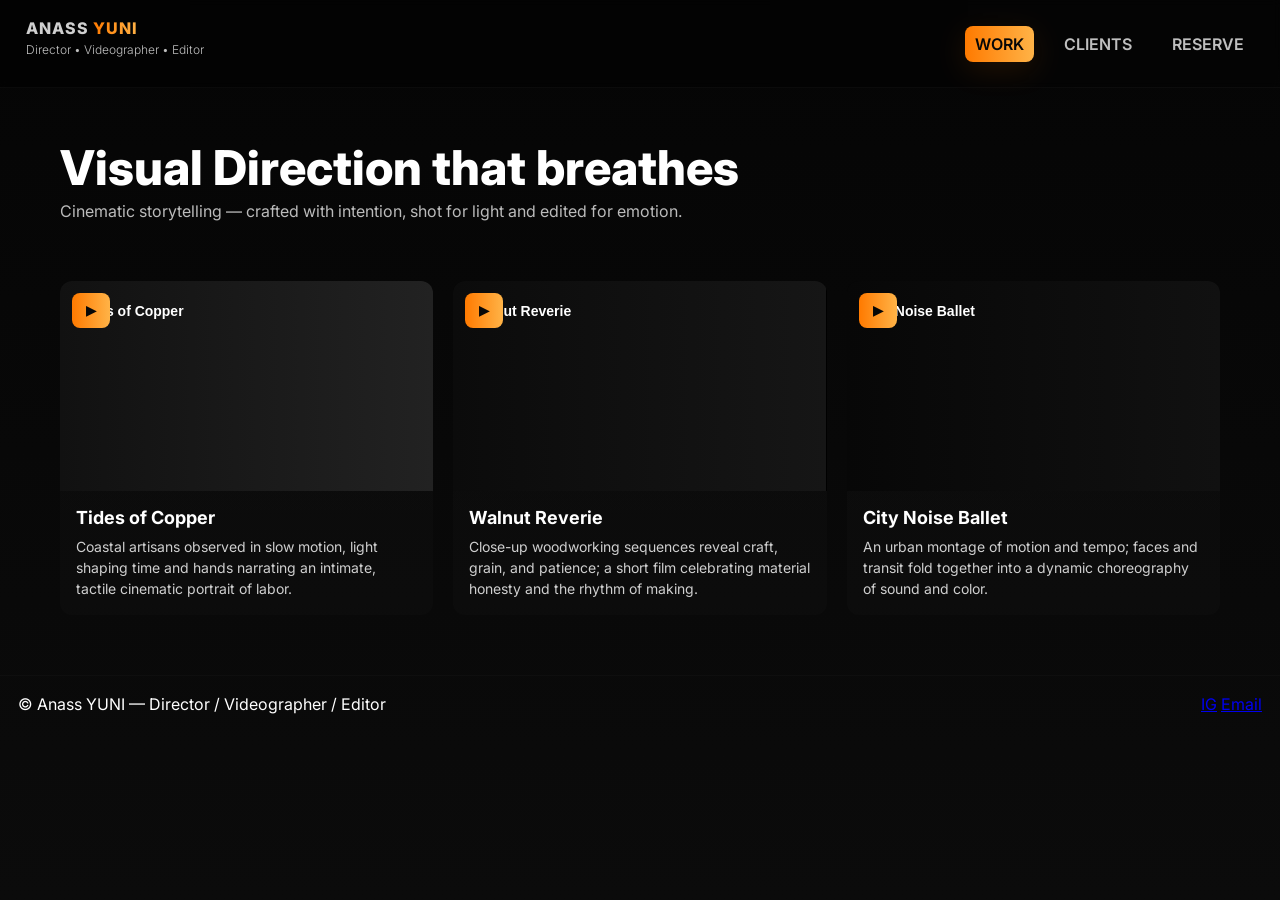
<file: index.html>
<!doctype html>
<html lang="en">
<head>
  <meta charset="utf-8" />
  <meta name="viewport" content="width=device-width, initial-scale=1" />
  <title>Anass YUNI — Portfolio</title>
  <link rel="stylesheet" href="style.css" />
</head>
<body>
  <header class="topbar">
    <div class="brand">
      <a href="index.html">ANASS <span>YUNI</span></a>
      <p class="tag">Director • Videographer • Editor</p>
    </div>
    <nav class="nav">
      <a href="index.html" class="active">WORK</a>
      <a href="thanks.html">CLIENTS</a>
      <a href="free.html">RESERVE</a>
    </nav>
  </header>

  <main>
    <section class="hero">
      <div class="hero-inner">
        <h1 class="hero-title">Visual Direction that breathes</h1>
        <p class="hero-sub">Cinematic storytelling — crafted with intention, shot for light and edited for emotion.</p>
      </div>
    </section>

    <section class="gallery" id="gallery">
      <!-- Each card has data-src for lazy load, poster image, title, and 20-word description -->
      
      <article class="card" data-src="videos/video1.mp4">
        <div class="media">
          <video playsinline preload="none" poster="assets/poster1.svg"></video>
          <button class="play">▶</button>
        </div>
        <div class="meta">
          <h3>Tides of Copper</h3>
          <p>Coastal artisans observed in slow motion, light shaping time and hands narrating an intimate, tactile cinematic portrait of labor.</p>
        </div>
      </article>

      <article class="card" data-src="videos/video2.mp4">
        <div class="media">
          <video playsinline preload="none" poster="assets/poster2.svg"></video>
          <button class="play">▶</button>
        </div>
        <div class="meta">
          <h3>Walnut Reverie</h3>
          <p>Close-up woodworking sequences reveal craft, grain, and patience; a short film celebrating material honesty and the rhythm of making.</p>
        </div>
      </article>

      <article class="card" data-src="videos/video3.mp4">
        <div class="media">
          <video playsinline preload="none" poster="assets/poster3.svg"></video>
          <button class="play">▶</button>
        </div>
        <div class="meta">
          <h3>City Noise Ballet</h3>
          <p>An urban montage of motion and tempo; faces and transit fold together into a dynamic choreography of sound and color.</p>
        </div>
      </article>

    </section>
  </main>

  <footer class="footer">
    <div>© Anass YUNI — Director / Videographer / Editor</div>
    <div class="links">
      <a href="#">IG</a>
      <a href="mailto:hello@example.com">Email</a>
    </div>
  </footer>

  <script src="script.js"></script>
</body>
</html>
</file>
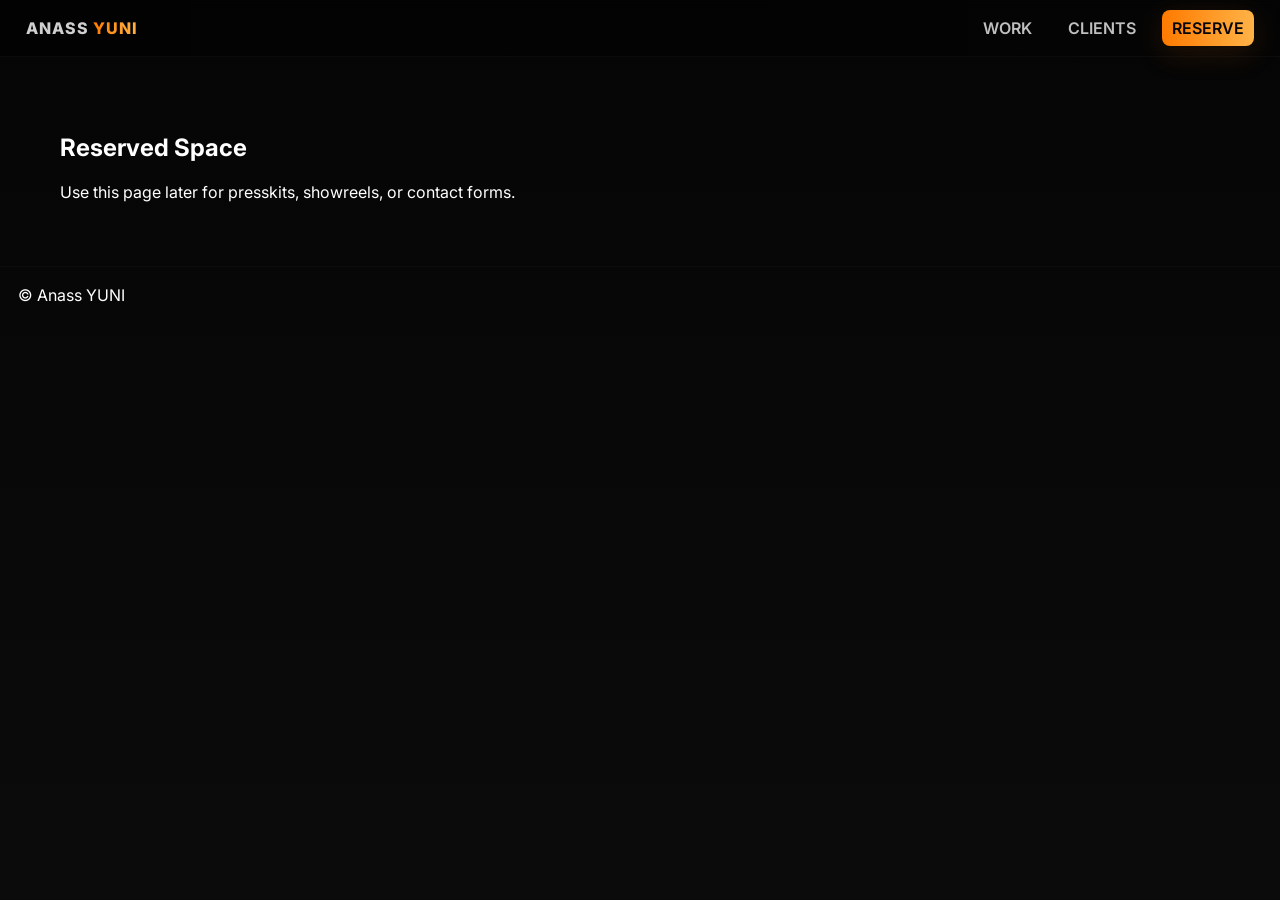
<file: free.html>
<!doctype html><html lang="en"><head><meta charset="utf-8"/><meta name="viewport" content="width=device-width,initial-scale=1"/><title>Reserve — Anass YUNI</title><link rel="stylesheet" href="style.css"/></head><body>
<header class="topbar"><div class="brand"><a href="index.html">ANASS <span>YUNI</span></a></div><nav class="nav"><a href="index.html">WORK</a><a href="thanks.html">CLIENTS</a><a href="free.html" class="active">RESERVE</a></nav></header>
<main class="free-main"><section class="hero small"><h1>Reserved Space</h1><p>Use this page later for presskits, showreels, or contact forms.</p></section></main>
<footer class="footer"><div>© Anass YUNI</div></footer></body></html>
</file>
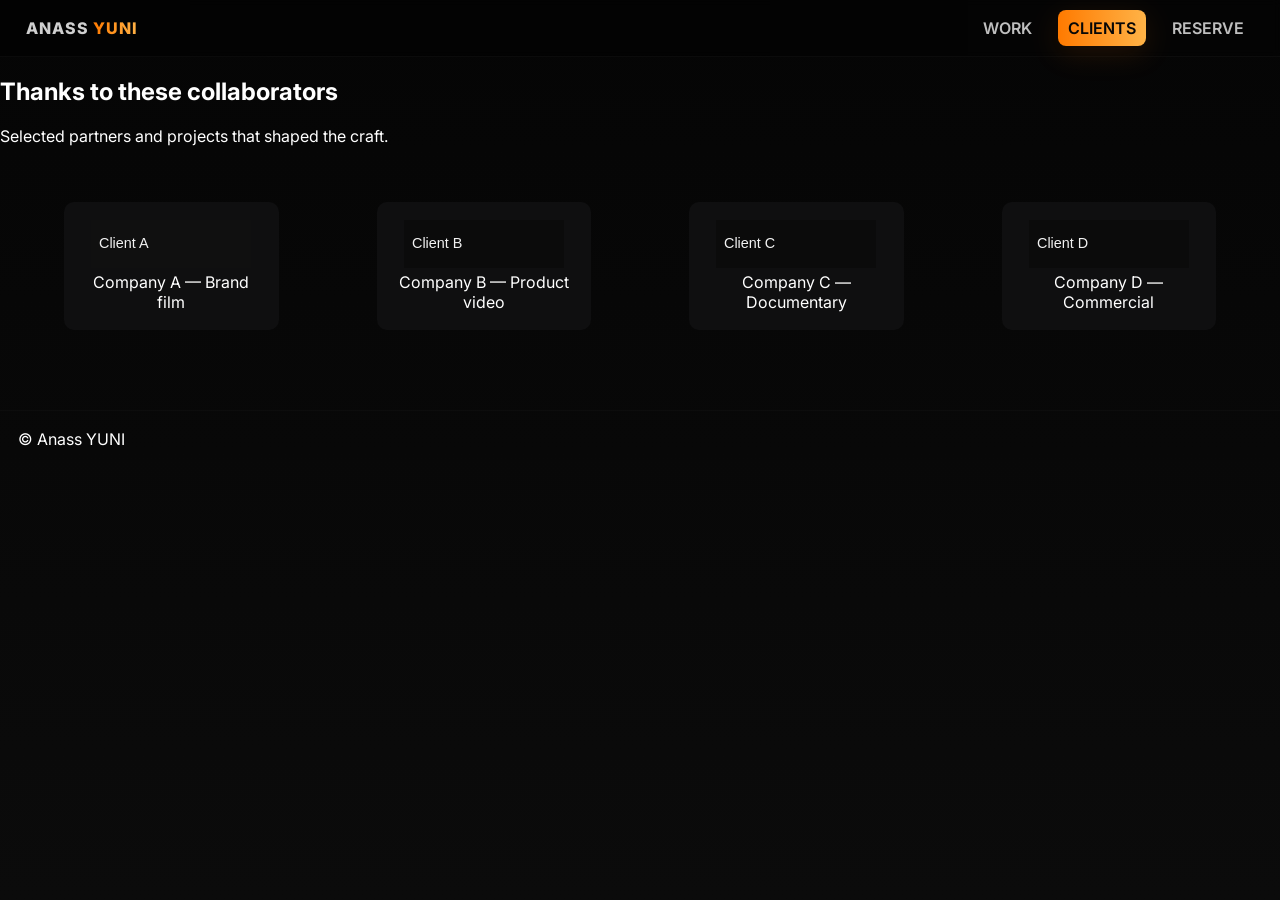
<file: thanks.html>
<!doctype html>
<html lang="en"><head><meta charset="utf-8"/><meta name="viewport" content="width=device-width,initial-scale=1"/><title>Clients — Anass YUNI</title><link rel="stylesheet" href="style.css"/></head><body>
<header class="topbar"><div class="brand"><a href="index.html">ANASS <span>YUNI</span></a></div><nav class="nav"><a href="index.html">WORK</a><a href="thanks.html" class="active">CLIENTS</a><a href="free.html">RESERVE</a></nav></header>
<main class="clients-main">
  <section class="clients-hero"><h1>Thanks to these collaborators</h1><p>Selected partners and projects that shaped the craft.</p></section>
  <section class="clients-grid">
    <figure class="client"><img src="assets/logo1.svg" alt="Client 1"/><figcaption>Company A — Brand film</figcaption></figure>
    <figure class="client"><img src="assets/logo2.svg" alt="Client 2"/><figcaption>Company B — Product video</figcaption></figure>
    <figure class="client"><img src="assets/logo3.svg" alt="Client 3"/><figcaption>Company C — Documentary</figcaption></figure>
    <figure class="client"><img src="assets/logo4.svg" alt="Client 4"/><figcaption>Company D — Commercial</figcaption></figure>
  </section>
</main>
<footer class="footer"><div>© Anass YUNI</div></footer>
</body></html>
</file>
<file: style.css>
@import url('https://fonts.googleapis.com/css2?family=Inter:wght@300;400;700;900&display=swap');
:root{
  --bg:#060606;--card:#0f0f10;--muted:#cfcfcf;
  --accent1:#ff7a00;--accent2:#ffb347;
  --glass: rgba(255,255,255,0.03);
  --max:1200px;
}
*{box-sizing:border-box}html,body{height:100%;margin:0;background:linear-gradient(180deg,#050505,#0b0b0b);font-family:Inter,system-ui,Segoe UI,Roboto,'Helvetica Neue',Arial;color:#fff}
.topbar{position:sticky;top:0;display:flex;justify-content:space-between;align-items:center;padding:18px 26px;background:linear-gradient(90deg,rgba(0,0,0,0.45),rgba(0,0,0,0.12));backdrop-filter:blur(4px);z-index:50;border-bottom:1px solid rgba(255,255,255,0.03)}
.brand a{font-weight:800;letter-spacing:1px;color:var(--muted);text-decoration:none}
.brand span{color:transparent;background:linear-gradient(90deg,var(--accent1),var(--accent2));-webkit-background-clip:text;background-clip:text}
.brand .tag{font-weight:300;font-size:12px;color:#bfbfbf;margin-top:4px}
.nav a{margin-left:16px;color:#bfbfbf;text-decoration:none;padding:8px 10px;border-radius:8px;font-weight:600}
.nav a.active{background:linear-gradient(90deg,var(--accent1),var(--accent2));color:#070707;box-shadow:0 8px 30px rgba(255,120,20,0.12)}
.hero{padding:56px 20px 8px;max-width:var(--max);margin:0 auto}
.hero-title{font-size:48px;margin:0 0 8px;line-height:1.02;font-weight:800}
.hero-sub{color:var(--muted);margin:0;opacity:0.9}
.gallery{max-width:var(--max);margin:32px auto;padding:20px;display:grid;grid-template-columns:repeat(3,1fr);gap:20px}
.card{background:linear-gradient(180deg, rgba(255,255,255,0.02), rgba(255,255,255,0.01));border-radius:12px;overflow:hidden;display:flex;flex-direction:column;transition:transform .35s ease, box-shadow .35s ease}
.card:hover{transform:translateY(-8px);box-shadow:0 30px 80px rgba(0,0,0,0.7)}
.media{position:relative;background:#000;min-height:200px;display:flex;align-items:center;justify-content:center}
.media video{width:100%;height:100%;object-fit:cover;display:block}
.play{position:absolute;left:12px;top:12px;border:none;padding:10px 14px;border-radius:8px;background:linear-gradient(90deg,var(--accent1),var(--accent2));color:#070707;font-weight:700;cursor:pointer;backdrop-filter:blur(2px)}
.meta{padding:16px}
.meta h3{margin:0 0 8px;font-size:18px}
.meta p{margin:0;color:var(--muted);font-size:14px;line-height:1.5}
.footer{margin-top:40px;padding:18px;display:flex;justify-content:space-between;align-items:center;border-top:1px solid rgba(255,255,255,0.02)}
.clients-grid{display:grid;grid-template-columns:repeat(4,1fr);gap:18px;padding:24px}
.client{background:var(--card);padding:18px;border-radius:10px;text-align:center}
.client img{height:48px;opacity:0.95;filter:grayscale(0.03);object-fit:contain}
@media (max-width:980px){.gallery{grid-template-columns:repeat(2,1fr)}.hero-title{font-size:34px}}
@media (max-width:600px){.gallery{grid-template-columns:1fr}.hero-title{font-size:26px}.topbar{padding:12px}}
</file>
